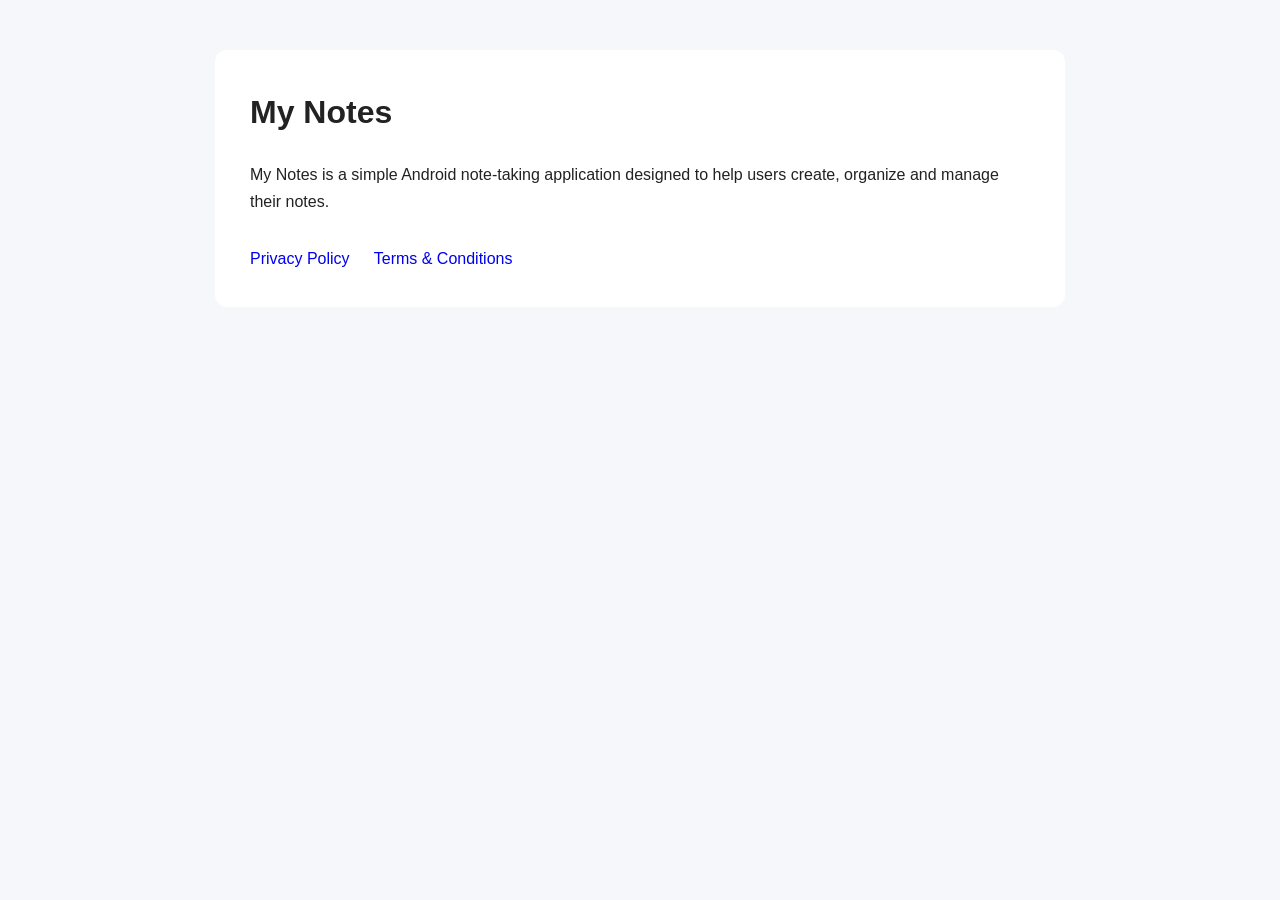
<file: index.html>
<!DOCTYPE html>
<html lang="en">
<head>
    <meta charset="UTF-8">
    <meta name="viewport" content="width=device-width, initial-scale=1.0">

    <title>My Notes</title>

    <link rel="stylesheet" href="style.css">
</head>

<body>

    <main class="container">

        <h1>My Notes</h1>

        <p>
            My Notes is a simple Android note-taking application
            designed to help users create, organize and manage their notes.
        </p>

        <div class="links">
            <a href="privacy.html">Privacy Policy</a>
            <a href="terms.html">Terms & Conditions</a>
        </div>

    </main>

</body>
</html>
</file>
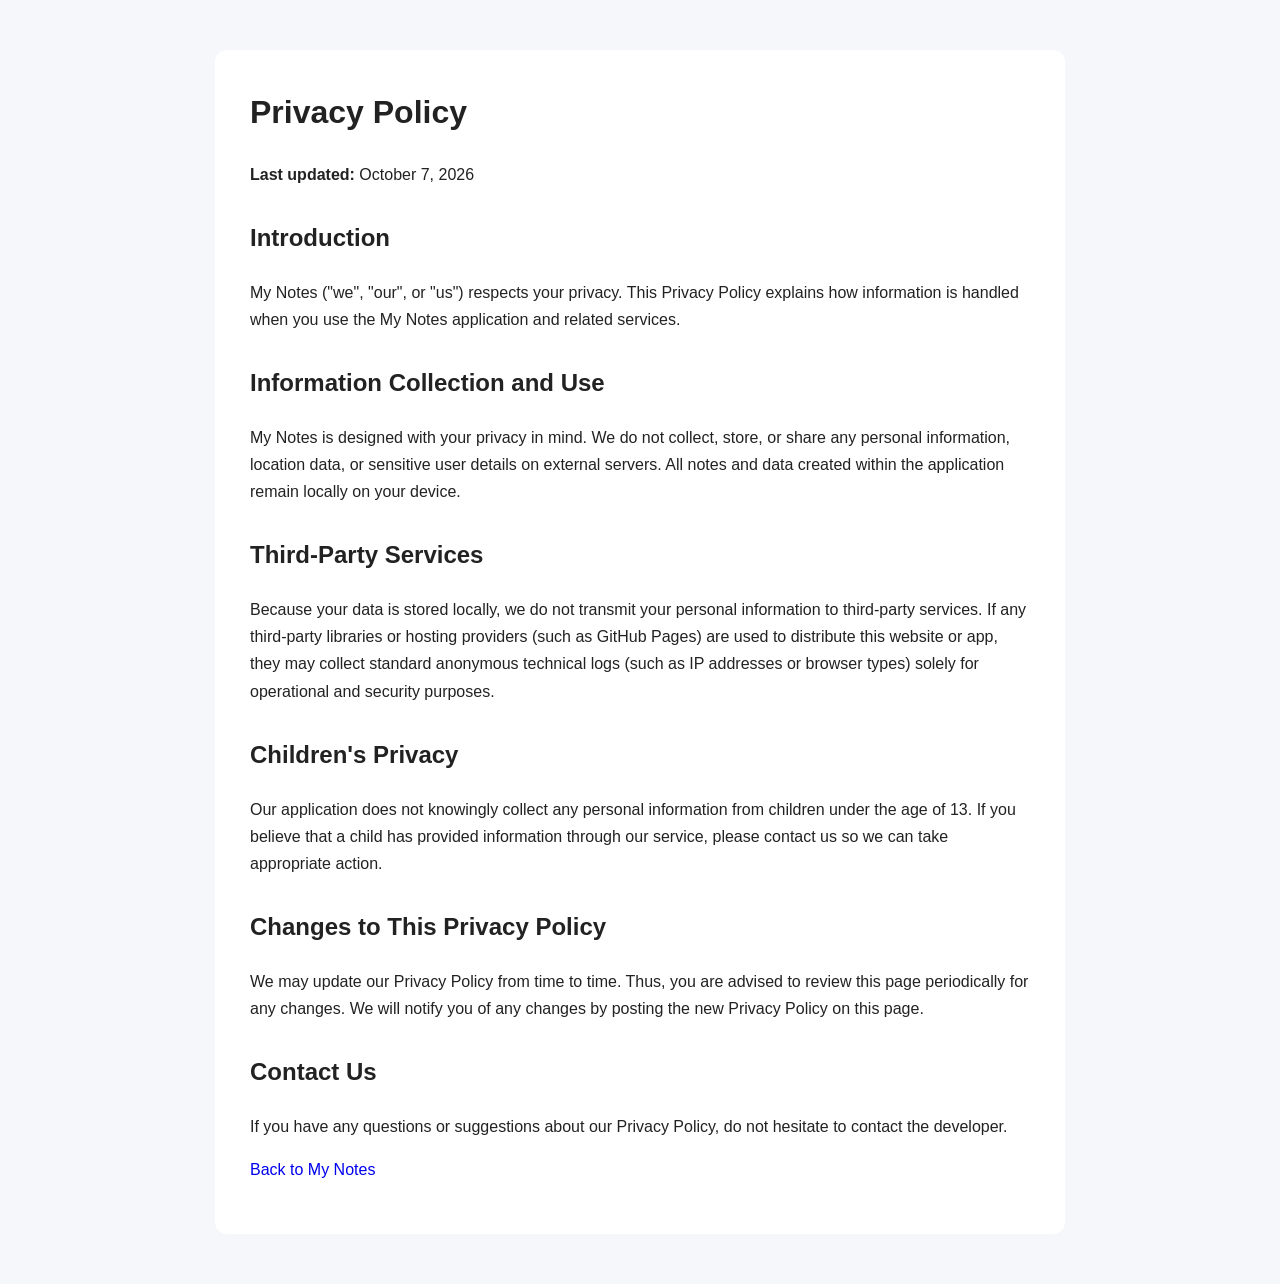
<file: privacy.html>
<!DOCTYPE html>
<html lang="en">
<head>
    <meta charset="UTF-8">
    <meta name="viewport" content="width=device-width, initial-scale=1.0">
    <title>Privacy Policy - My Notes</title>
    <link rel="stylesheet" href="style.css">
</head>
<body>

<main class="container">

    <h1>Privacy Policy</h1>

    <p><strong>Last updated:</strong> October 7, 2026</p>

    <h2>Introduction</h2>
    <p>
        My Notes ("we", "our", or "us") respects your privacy. This Privacy Policy explains
        how information is handled when you use the My Notes application and related services.
    </p>

    <h2>Information Collection and Use</h2>
    <p>
        My Notes is designed with your privacy in mind. We do not collect, store, or share any personal information, 
        location data, or sensitive user details on external servers. All notes and data created within the application 
        remain locally on your device.
    </p>

    <h2>Third-Party Services</h2>
    <p>
        Because your data is stored locally, we do not transmit your personal information to third-party services. 
        If any third-party libraries or hosting providers (such as GitHub Pages) are used to distribute this website or app, 
        they may collect standard anonymous technical logs (such as IP addresses or browser types) solely for operational and security purposes.
    </p>

    <h2>Children's Privacy</h2>
    <p>
        Our application does not knowingly collect any personal information from children under the age of 13. 
        If you believe that a child has provided information through our service, please contact us so we can take appropriate action.
    </p>

    <h2>Changes to This Privacy Policy</h2>
    <p>
        We may update our Privacy Policy from time to time. Thus, you are advised to review this page periodically 
        for any changes. We will notify you of any changes by posting the new Privacy Policy on this page.
    </p>

    <h2>Contact Us</h2>
    <p>
        If you have any questions or suggestions about our Privacy Policy, do not hesitate to contact the developer.
    </p>

    <p>
        <a href="index.html">Back to My Notes</a>
    </p>

</main>

</body>
</html>
</file>
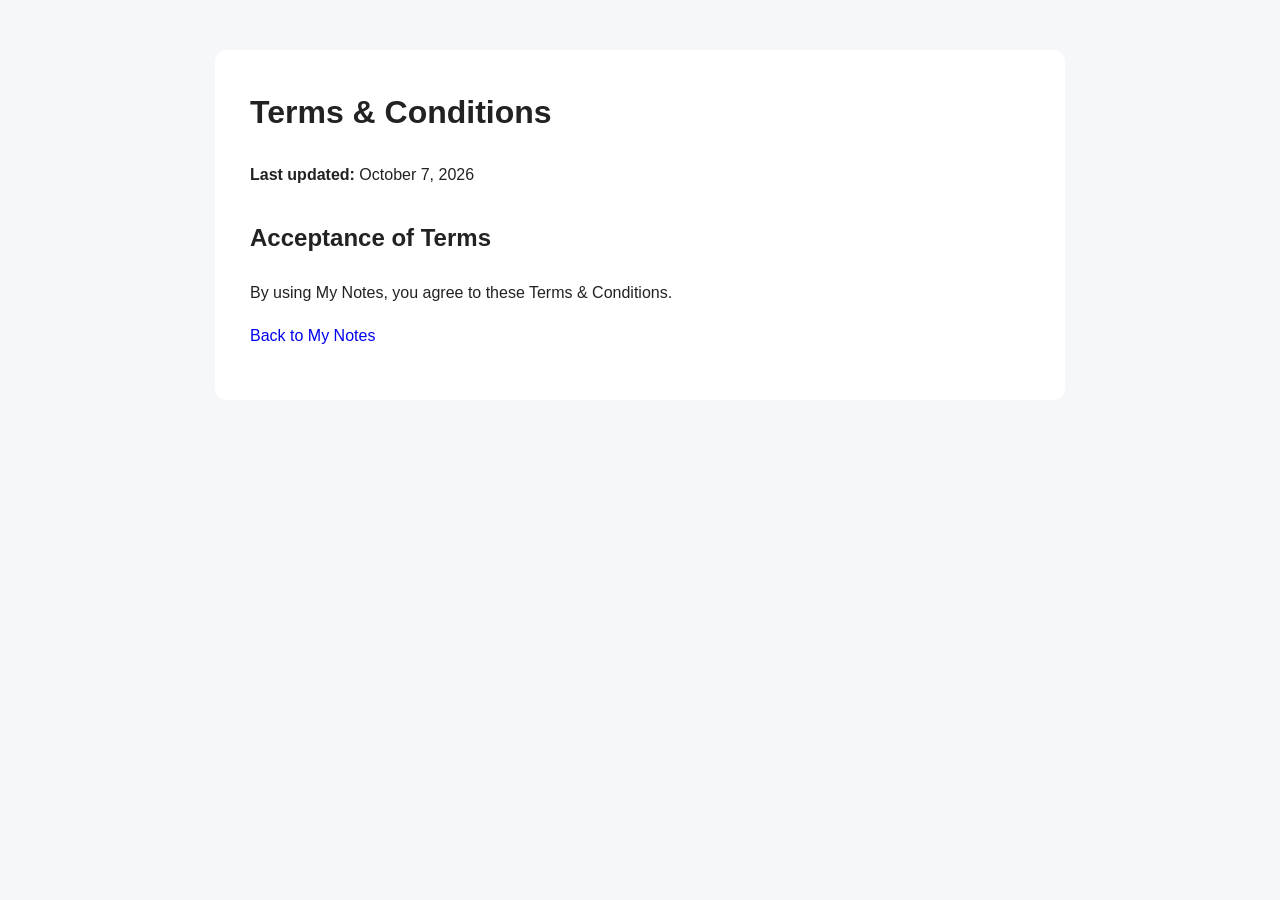
<file: terms.html>
<!DOCTYPE html>
<html lang="en">
<head>
    <meta charset="UTF-8">
    <meta name="viewport" content="width=device-width, initial-scale=1.0">

    <title>Terms & Conditions - My Notes</title>

    <link rel="stylesheet" href="style.css">
</head>

<body>

<main class="container">

    <h1>Terms & Conditions</h1>

    <p><strong>Last updated:</strong> October 7, 2026</p>

    <h2>Acceptance of Terms</h2>

    <p>
        By using My Notes, you agree to these Terms & Conditions.
    </p>

    <!-- Put your complete Terms & Conditions here -->

    <p>
        <a href="index.html">Back to My Notes</a>
    </p>

</main>

</body>
</html>
</file>
<file: style.css>
* {
    box-sizing: border-box;
}

body {
    margin: 0;
    font-family: Arial, sans-serif;
    background: #f5f7fa;
    color: #222;
    line-height: 1.7;
}

.container {
    max-width: 850px;
    margin: 50px auto;
    padding: 35px;
    background: white;
    border-radius: 12px;
}

h1 {
    margin-top: 0;
}

h2 {
    margin-top: 30px;
}

a {
    text-decoration: none;
}

.links {
    margin-top: 30px;
}

.links a {
    margin-right: 20px;
}
</file>
